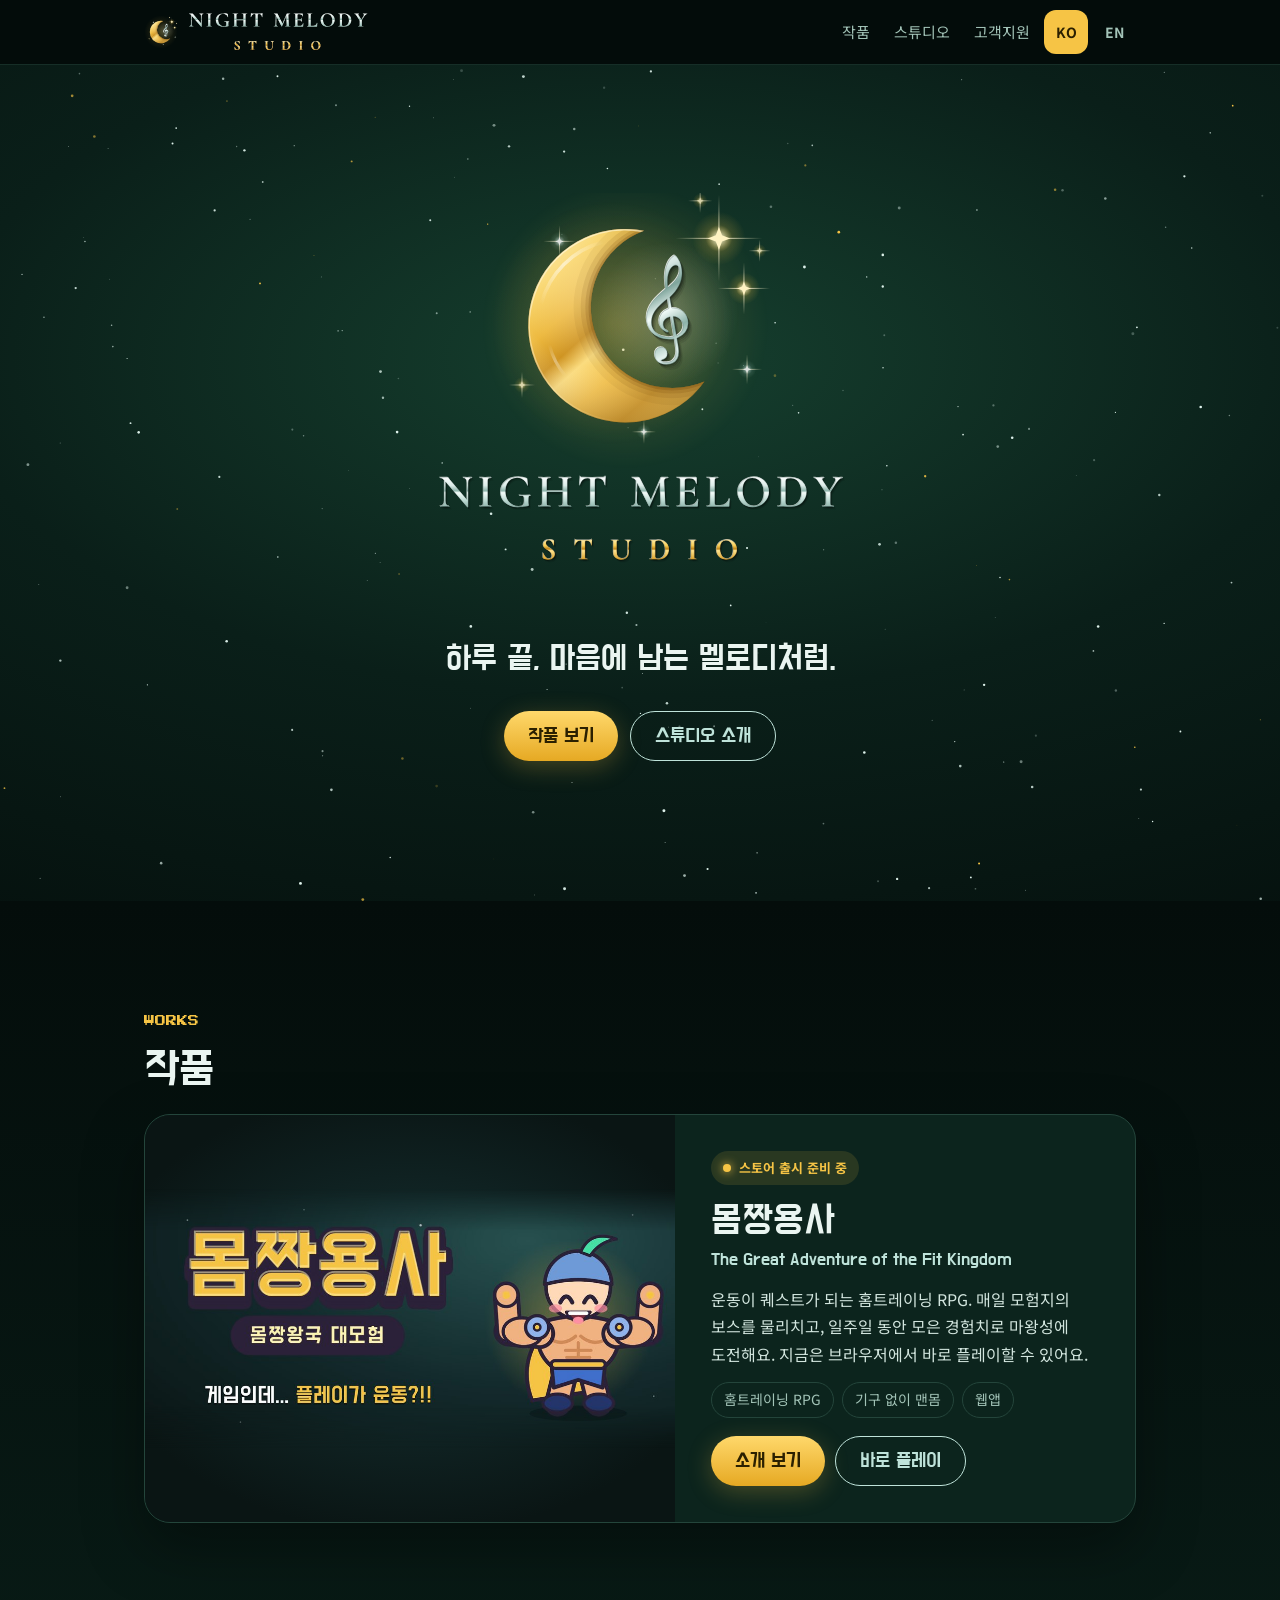
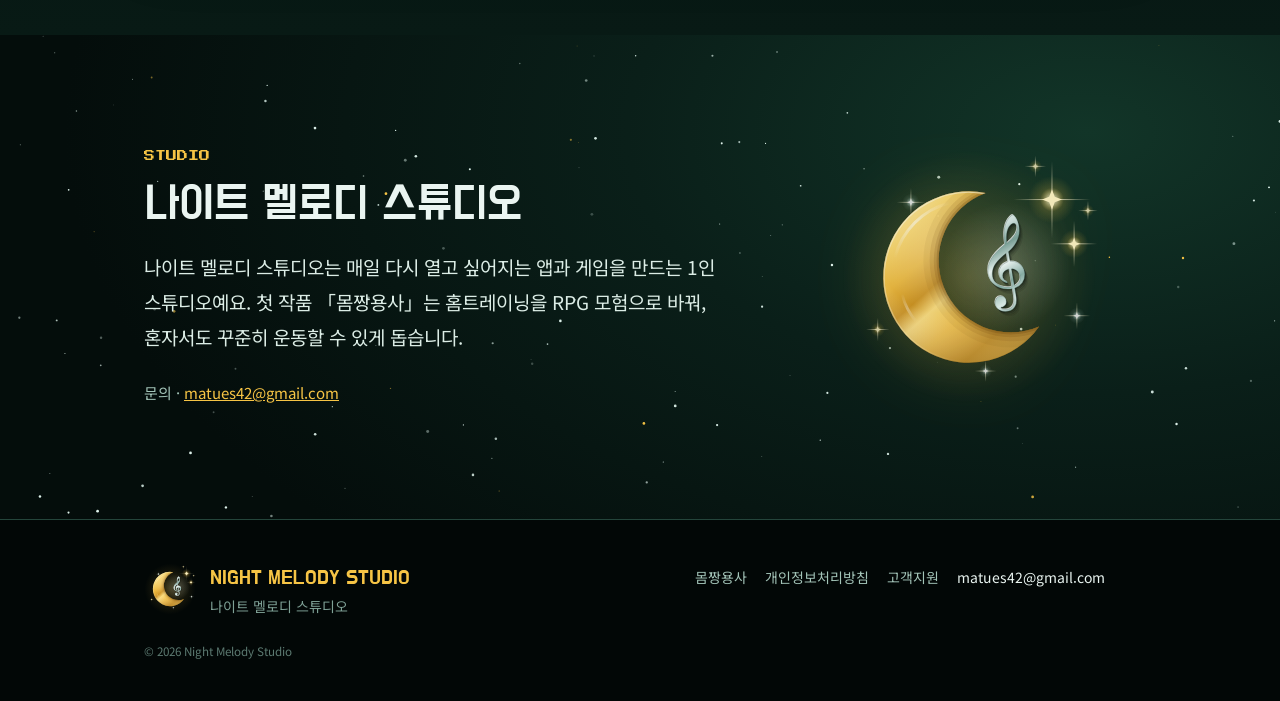
<file: index.html>
<!DOCTYPE html>
<html lang="ko" data-title-ko="나이트 멜로디 스튜디오" data-title-en="Night Melody Studio">
<head>
<meta charset="utf-8">
<meta name="viewport" content="width=device-width, initial-scale=1">
<title>나이트 멜로디 스튜디오</title>
<meta name="description" content="매일 다시 열고 싶어지는 앱과 게임을 만드는 1인 스튜디오, 나이트 멜로디 스튜디오. 첫 작품은 홈트레이닝 RPG 「몸짱용사」.">
<link rel="icon" href="assets/favicon.png">
<link rel="apple-touch-icon" href="assets/apple-touch-icon.png">
<link rel="preconnect" href="https://fonts.googleapis.com">
<link href="https://fonts.googleapis.com/css2?family=Do+Hyeon&family=Noto+Sans+KR:wght@400;500;700;900&family=Press+Start+2P&display=swap" rel="stylesheet">
<link rel="stylesheet" href="assets/site.css">
<style>
/* home: the logo draws itself in a green night sky, then the work and the studio */
.hero{position:relative;min-height:calc(100svh - 64px);display:grid;place-items:center;text-align:center;background:radial-gradient(120% 90% at 50% 35%,#16402F 0%,#0A1F19 45%,#040D0B 100%);overflow:clip;padding:40px 0 72px}
.hero .sky{position:absolute;inset:0;width:100%;height:100%;pointer-events:none}
.hero .wrap{position:relative;display:flex;flex-direction:column;align-items:center}
.logo{position:relative;width:min(470px,84vw,calc((100svh - 330px) * 1.18));min-width:240px;aspect-ratio:240.55/204}
.logo img{position:absolute;inset:0;width:100%;height:100%}
.logo .glow{position:absolute;left:18%;top:2%;width:52%;aspect-ratio:1;border-radius:50%;background:radial-gradient(closest-side,rgba(246,196,69,.22),rgba(246,196,69,0));pointer-events:none}
.tagline{margin:26px 0 30px;font-size:clamp(24px,3.6vw,34px);line-height:1.3;color:var(--ink)}
.nw{display:inline-block;white-space:nowrap}
.hero .cta{display:flex;flex-wrap:wrap;gap:12px;justify-content:center}
/* motion: the logo appears piece by piece like the studio's intro film */
@media(prefers-reduced-motion:no-preference){
 .logo .moon{animation:wipe 1.3s cubic-bezier(.4,0,.2,1) .2s both}
 .logo .glow{animation:fade 1.6s ease-out .5s both}
 .logo .clef{animation:rise .8s ease-out 1.1s both}
 .logo .sbig{animation:pop .7s cubic-bezier(.3,1.6,.5,1) 1.4s both,tw 2.6s ease-in-out 2.2s infinite alternate}
 .logo .ssmall{animation:pop .7s cubic-bezier(.3,1.6,.5,1) 1.55s both,tw 3.1s ease-in-out 2.4s infinite alternate-reverse}
 .logo .spark{animation:fade .8s ease-out 1.7s both,tw 1.8s ease-in-out 2.6s infinite alternate}
 .logo .t1{animation:rise .9s ease-out 1.9s both}
 .logo .t2{animation:rise .9s ease-out 2.2s both}
 .tagline{animation:rise .9s ease-out 2.6s both}
 .hero .cta{animation:rise .9s ease-out 2.9s both}
}
@keyframes wipe{from{clip-path:inset(0 100% 0 0);opacity:.2}to{clip-path:inset(0 0 0 0);opacity:1}}
@keyframes fade{from{opacity:0}}
@keyframes rise{from{opacity:0;transform:translateY(12px)}}
@keyframes pop{from{opacity:0;transform:scale(.6)}}
@keyframes tw{to{opacity:.45}}
.logo .sbig,.logo .ssmall,.logo .spark{transform-origin:70% 20%}
/* sections */
.sec{padding-top:clamp(64px,9vw,112px);padding-bottom:clamp(64px,9vw,112px)}
.kicker{margin:0 0 14px;color:var(--gold);font:11px/1.6 'Press Start 2P',monospace}
.h2{margin:0 0 18px;font-size:clamp(32px,4.6vw,46px);line-height:1.12}
.works{background:linear-gradient(180deg,#040D0B,#081A15)}
.work{display:grid;grid-template-columns:minmax(0,1fr);border:1px solid var(--line);border-radius:26px;overflow:hidden;background:var(--card);box-shadow:0 24px 60px rgba(0,0,0,.35)}
@media(min-width:900px){.work{grid-template-columns:minmax(0,1.15fr) minmax(0,1fr)}}
.work .pic{display:flex;align-items:center;justify-content:center;position:relative;background:radial-gradient(60% 55% at 50% 48%,#173334 0%,#0F2121 60%,#0A1514 100%)}
.work .pic img{width:100%;height:auto;aspect-ratio:1024/500;object-fit:contain}
@media(min-width:900px){.work .pic img{-webkit-mask-image:linear-gradient(180deg,transparent 0,#000 16%,#000 84%,transparent 100%);mask-image:linear-gradient(180deg,transparent 0,#000 16%,#000 84%,transparent 100%)}}
.work .info{padding:clamp(22px,3vw,36px);display:flex;flex-direction:column;gap:14px;justify-content:center}
.badge{align-self:flex-start;display:inline-flex;align-items:center;gap:8px;padding:6px 12px;border-radius:999px;background:rgba(246,196,69,.12);color:var(--gold);font-weight:700;font-size:13px;white-space:nowrap}
.badge::before{content:'';width:8px;height:8px;border-radius:50%;background:var(--gold);box-shadow:0 0 10px var(--gold)}
.work h3{margin:0;font-size:clamp(30px,3.6vw,40px);line-height:1.1;font-family:'Do Hyeon',sans-serif;font-weight:400}
.work h3 small{display:block;margin-top:6px;font:400 18px 'Do Hyeon',sans-serif;color:var(--teal)}
.work p{margin:0;color:#D2E5DE}
.chips{list-style:none;margin:0;padding:0;display:flex;flex-wrap:wrap;gap:8px}
.chips li{padding:5px 12px;border-radius:999px;border:1px solid var(--line);color:var(--mute);font-size:14px;white-space:nowrap}
.work .row{display:flex;flex-wrap:wrap;gap:10px;margin-top:4px}
.about{position:relative;background:radial-gradient(80% 120% at 85% 20%,#123528 0%,#0A1F19 45%,#040D0B 100%);overflow:clip}
.about .grid{display:grid;grid-template-columns:minmax(0,1fr);gap:36px;align-items:center}
@media(min-width:900px){.about .grid{grid-template-columns:minmax(0,1.3fr) minmax(0,.7fr)}}
.about .lead{margin:0;font-size:clamp(17px,1.8vw,19px);line-height:1.85;color:#DCEDE6;max-width:34em}
.about .mark{width:min(260px,60vw);margin:0 auto;opacity:.95;filter:drop-shadow(0 0 40px rgba(246,196,69,.18))}
.about .contact{margin:26px 0 0;color:var(--mute);font-size:15px}
.about .contact a{white-space:nowrap}
</style>
</head>
<body>
<header class="hd">
<div class="wrap">
<a class="brand" href="index.html"><img src="assets/logo/symbol.svg" alt=""><img class="wm" src="assets/logo/wordmark.svg" alt="Night Melody Studio"></a>
<nav class="nav" aria-label="Site">
<a class="opt" href="#works"><span data-l="ko">작품</span><span data-l="en">Works</span></a>
<a class="opt" href="#studio"><span data-l="ko">스튜디오</span><span data-l="en">Studio</span></a>
<a href="support/index.html"><span data-l="ko">고객지원</span><span data-l="en">Support</span></a>
<button type="button" class="lang" data-set="ko" aria-pressed="true">KO</button>
<button type="button" class="lang" data-set="en" aria-pressed="false">EN</button>
</nav>
</div>
</header>

<main>
<section class="hero">
<canvas class="sky" aria-hidden="true"></canvas>
<div class="wrap">
<h1 class="logo" role="img" aria-label="Night Melody Studio">
<span class="glow" aria-hidden="true"></span>
<img class="moon" src="assets/logo/moon.svg" alt="">
<img class="clef" src="assets/logo/clef.svg" alt="">
<img class="sbig" src="assets/logo/star_big.svg" alt="">
<img class="ssmall" src="assets/logo/star_small.svg" alt="">
<img class="spark" src="assets/logo/sparkles.svg" alt="">
<img class="t1" src="assets/logo/text_night_melody.svg" alt="">
<img class="t2" src="assets/logo/text_studio.svg" alt="">
</h1>
<p class="tagline disp"><span data-l="ko"><span class="nw">하루 끝,</span> <span class="nw">마음에 남는 멜로디처럼.</span></span><span data-l="en" lang="en">Like a melody that stays with you at the end of the day.</span></p>
<div class="cta">
<a class="btn gold" href="#works"><span data-l="ko">작품 보기</span><span data-l="en">See our work</span></a>
<a class="btn line" href="#studio"><span data-l="ko">스튜디오 소개</span><span data-l="en">About the studio</span></a>
</div>
</div>
</section>

<section class="works sec" id="works">
<div class="wrap">
<p class="kicker">WORKS</p>
<h2 class="h2 disp"><span data-l="ko">작품</span><span data-l="en">Our work</span></h2>
<article class="work">
<a class="pic" href="momjjang/index.html" tabindex="-1" aria-hidden="true"><img src="assets/momjjang-feature.jpg" alt="" loading="lazy"></a>
<div class="info">
<span class="badge"><span data-l="ko">스토어 출시 준비 중</span><span data-l="en">Coming to app stores</span></span>
<h3><span data-l="ko">몸짱용사</span><span data-l="en">Momjjang Yongsa</span><small>The Great Adventure of the Fit Kingdom</small></h3>
<p data-l="ko">운동이 퀘스트가 되는 홈트레이닝 RPG. 매일 모험지의 보스를 물리치고, 일주일 동안 모은 경험치로 마왕성에 도전해요. 지금은 브라우저에서 바로 플레이할 수 있어요.</p>
<p data-l="en">A home workout RPG where every workout is a quest. Beat a new boss every day, then storm the Demon Castle with the XP you earned all week. You can play it in your browser today; the app is currently in Korean.</p>
<ul class="chips">
<li><span data-l="ko">홈트레이닝 RPG</span><span data-l="en">Home workout RPG</span></li>
<li><span data-l="ko">기구 없이 맨몸</span><span data-l="en">No equipment</span></li>
<li><span data-l="ko">웹앱</span><span data-l="en">Web app</span></li>
</ul>
<div class="row">
<a class="btn gold" href="momjjang/index.html"><span data-l="ko">소개 보기</span><span data-l="en">Learn more</span></a>
<a class="btn line" href="https://heiroku24.github.io/-/"><span data-l="ko">바로 플레이</span><span data-l="en">Play now</span></a>
</div>
</div>
</article>
</div>
</section>

<section class="about sec" id="studio">
<canvas class="sky" aria-hidden="true" style="position:absolute;inset:0;width:100%;height:100%;pointer-events:none"></canvas>
<div class="wrap grid" style="position:relative">
<div>
<p class="kicker">STUDIO</p>
<h2 class="h2 disp"><span data-l="ko">나이트 멜로디 스튜디오</span><span data-l="en" lang="en">Night Melody Studio</span></h2>
<p class="lead" data-l="ko">나이트 멜로디 스튜디오는 매일 다시 열고 싶어지는 앱과 게임을 만드는 1인 스튜디오예요. 첫 작품 「몸짱용사」는 홈트레이닝을 RPG 모험으로 바꿔, 혼자서도 꾸준히 운동할 수 있게 돕습니다.</p>
<p class="lead" data-l="en">Night Melody Studio is a one-person studio making apps and games you'll want to open again every day. Our first title, Momjjang Yongsa, turns home workouts into an RPG adventure, so you can keep training even on your own.</p>
<p class="contact"><span data-l="ko">문의</span><span data-l="en">Contact</span> · <a href="mailto:matues42@gmail.com">matues42@gmail.com</a></p>
</div>
<img class="mark" src="assets/logo/symbol.svg" alt="" aria-hidden="true">
</div>
</section>
</main>

<footer class="ft">
<div class="wrap">
<div class="who"><img src="assets/logo/symbol.svg" alt=""><div><b>NIGHT MELODY STUDIO</b><span data-l="ko">나이트 멜로디 스튜디오</span><span data-l="en">An independent app and game studio</span></div></div>
<ul>
<li><a href="momjjang/index.html"><span data-l="ko">몸짱용사</span><span data-l="en">Momjjang Yongsa</span></a></li>
<li><a href="privacy/index.html"><span data-l="ko">개인정보처리방침</span><span data-l="en">Privacy policy</span></a></li>
<li><a href="support/index.html"><span data-l="ko">고객지원</span><span data-l="en">Support</span></a></li>
<li><a class="mail" href="mailto:matues42@gmail.com">matues42@gmail.com</a></li>
</ul>
<small>© 2026 Night Melody Studio</small>
</div>
</footer>
<script src="assets/site.js"></script>
</body>
</html>
</file>
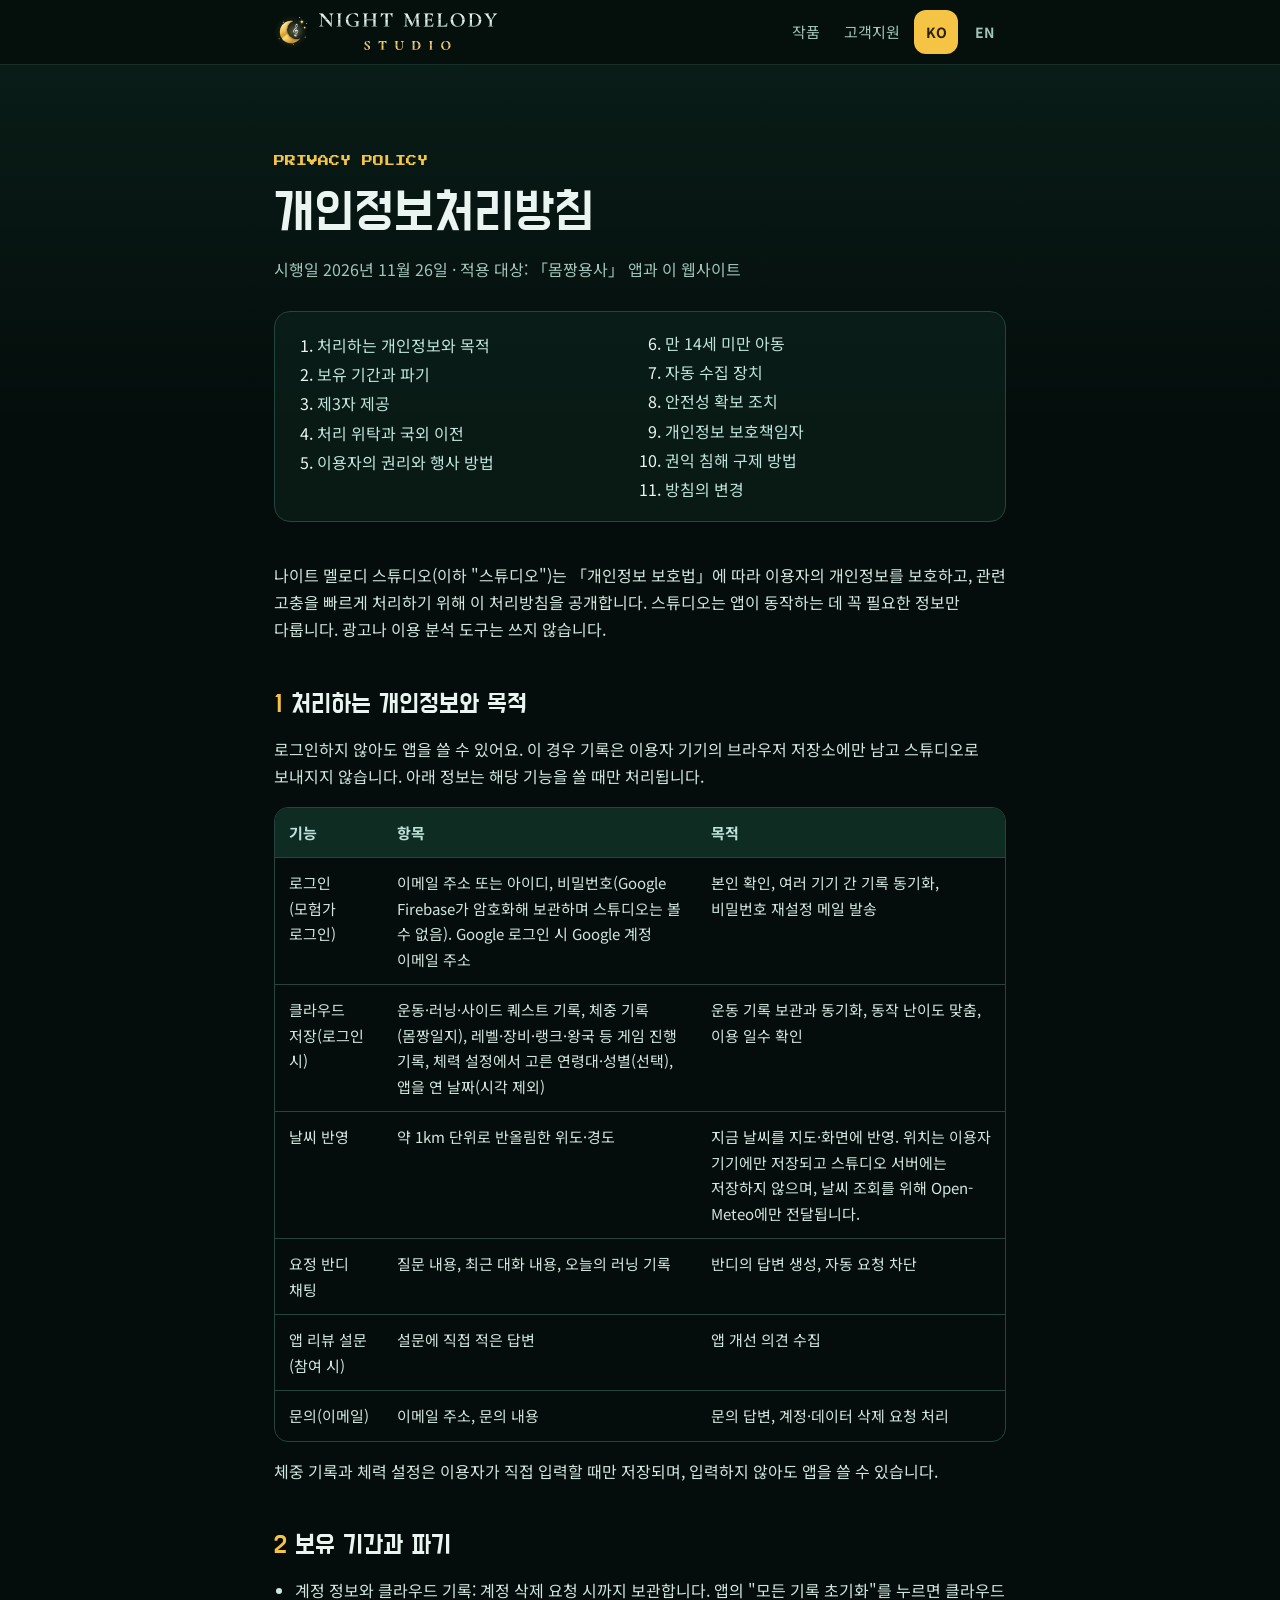
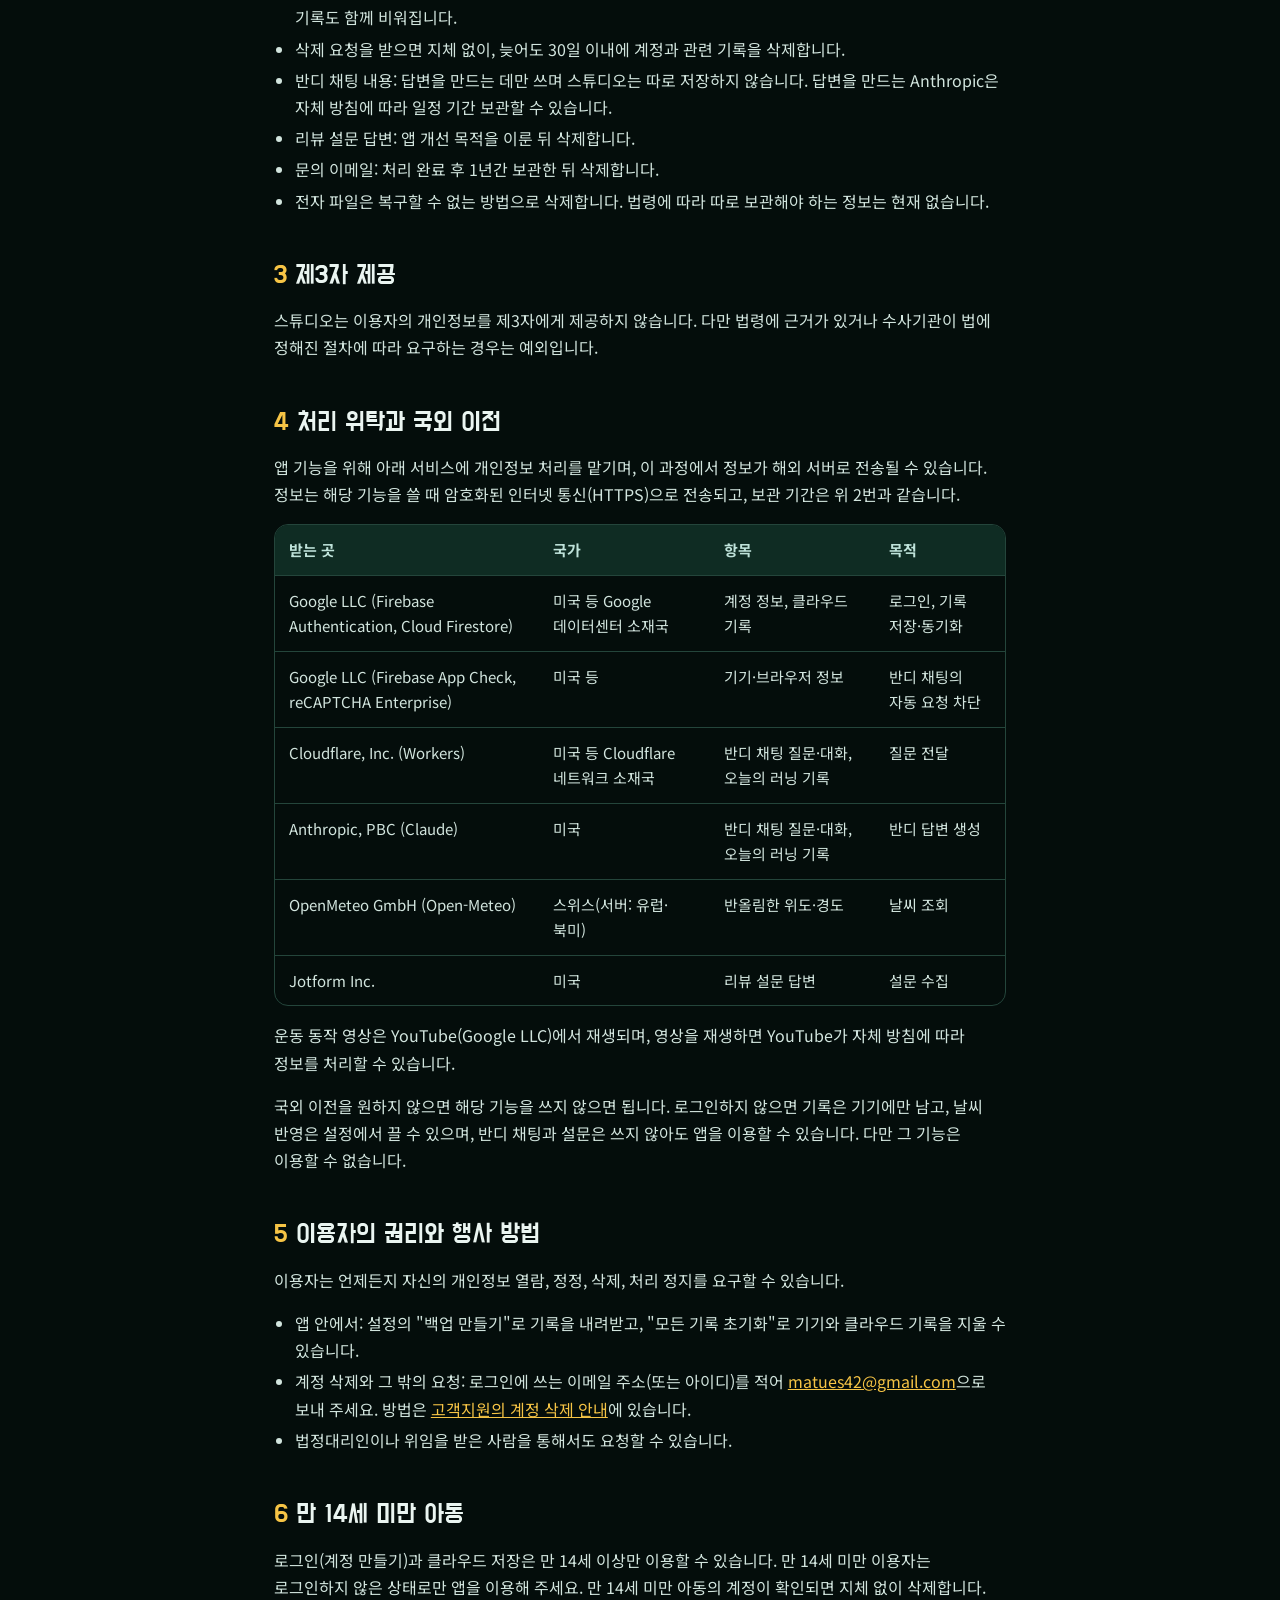
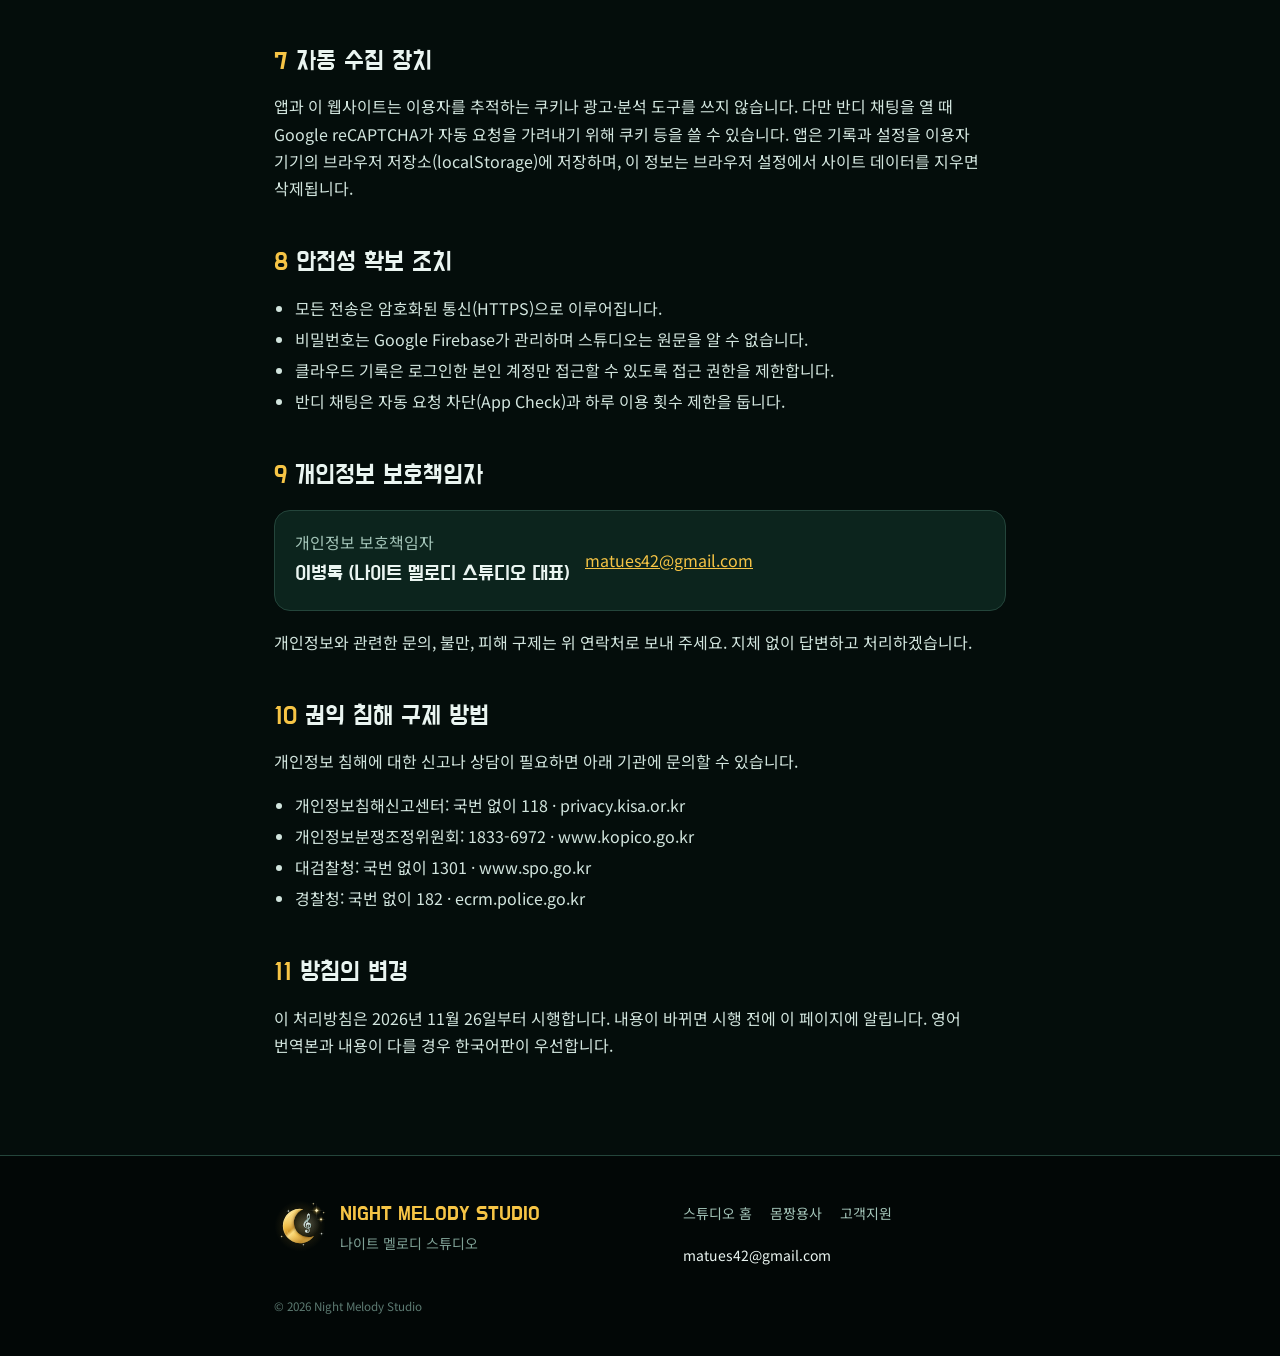
<file: privacy/index.html>
<!DOCTYPE html>
<html lang="ko" data-title-ko="개인정보처리방침 · 나이트 멜로디 스튜디오" data-title-en="Privacy Policy · Night Melody Studio">
<head>
<meta charset="utf-8">
<meta name="viewport" content="width=device-width, initial-scale=1">
<title>개인정보처리방침 · 나이트 멜로디 스튜디오</title>
<link rel="icon" href="../assets/favicon.png">
<link rel="preconnect" href="https://fonts.googleapis.com">
<link href="https://fonts.googleapis.com/css2?family=Do+Hyeon&family=Noto+Sans+KR:wght@400;500;700;900&family=Press+Start+2P&display=swap" rel="stylesheet">
<link rel="stylesheet" href="../assets/site.css">
</head>
<body class="doc">
<header class="hd">
<div class="wrap">
<a class="brand" href="../index.html"><img src="../assets/logo/symbol.svg" alt=""><img class="wm" src="../assets/logo/wordmark.svg" alt="Night Melody Studio"></a>
<nav class="nav" aria-label="Site">
<a class="opt" href="../index.html#works"><span data-l="ko">작품</span><span data-l="en">Works</span></a>
<a href="../support/index.html"><span data-l="ko">고객지원</span><span data-l="en">Support</span></a>
<button type="button" class="lang" data-set="ko" aria-pressed="true">KO</button>
<button type="button" class="lang" data-set="en" aria-pressed="false">EN</button>
</nav>
</div>
</header>

<main>
<!-- ===================== 한국어 ===================== -->
<div data-l="ko">
<div class="wrap dochd">
<p class="eyebrow">PRIVACY POLICY</p>
<h1 class="disp">개인정보처리방침</h1>
<p>시행일 2026년 11월 26일 · 적용 대상: 「몸짱용사」 앱과 이 웹사이트</p>
<nav class="toc" aria-label="목차"><ol>
<li><a href="#k1">처리하는 개인정보와 목적</a></li>
<li><a href="#k2">보유 기간과 파기</a></li>
<li><a href="#k3">제3자 제공</a></li>
<li><a href="#k4">처리 위탁과 국외 이전</a></li>
<li><a href="#k5">이용자의 권리와 행사 방법</a></li>
<li><a href="#k6">만 14세 미만 아동</a></li>
<li><a href="#k7">자동 수집 장치</a></li>
<li><a href="#k8">안전성 확보 조치</a></li>
<li><a href="#k9">개인정보 보호책임자</a></li>
<li><a href="#k10">권익 침해 구제 방법</a></li>
<li><a href="#k11">방침의 변경</a></li>
</ol></nav>
</div>
<div class="wrap body">
<p>나이트 멜로디 스튜디오(이하 "스튜디오")는 「개인정보 보호법」에 따라 이용자의 개인정보를 보호하고, 관련 고충을 빠르게 처리하기 위해 이 처리방침을 공개합니다. 스튜디오는 앱이 동작하는 데 꼭 필요한 정보만 다룹니다. 광고나 이용 분석 도구는 쓰지 않습니다.</p>

<h2 id="k1"><span class="n">1</span>처리하는 개인정보와 목적</h2>
<p>로그인하지 않아도 앱을 쓸 수 있어요. 이 경우 기록은 이용자 기기의 브라우저 저장소에만 남고 스튜디오로 보내지지 않습니다. 아래 정보는 해당 기능을 쓸 때만 처리됩니다.</p>
<div class="tbl"><table class="stack">
<thead><tr><th>기능</th><th>항목</th><th>목적</th></tr></thead>
<tbody>
<tr><td data-h="기능">로그인(모험가 로그인)</td><td data-h="항목">이메일 주소 또는 아이디, 비밀번호(Google Firebase가 암호화해 보관하며 스튜디오는 볼 수 없음). Google 로그인 시 Google 계정 이메일 주소</td><td data-h="목적">본인 확인, 여러 기기 간 기록 동기화, 비밀번호 재설정 메일 발송</td></tr>
<tr><td data-h="기능">클라우드 저장(로그인 시)</td><td data-h="항목">운동·러닝·사이드 퀘스트 기록, 체중 기록(몸짱일지), 레벨·장비·랭크·왕국 등 게임 진행 기록, 체력 설정에서 고른 연령대·성별(선택), 앱을 연 날짜(시각 제외)</td><td data-h="목적">운동 기록 보관과 동기화, 동작 난이도 맞춤, 이용 일수 확인</td></tr>
<tr><td data-h="기능">날씨 반영</td><td data-h="항목">약 1km 단위로 반올림한 위도·경도</td><td data-h="목적">지금 날씨를 지도·화면에 반영. 위치는 이용자 기기에만 저장되고 스튜디오 서버에는 저장하지 않으며, 날씨 조회를 위해 Open-Meteo에만 전달됩니다.</td></tr>
<tr><td data-h="기능">요정 반디 채팅</td><td data-h="항목">질문 내용, 최근 대화 내용, 오늘의 러닝 기록</td><td data-h="목적">반디의 답변 생성, 자동 요청 차단</td></tr>
<tr><td data-h="기능">앱 리뷰 설문(참여 시)</td><td data-h="항목">설문에 직접 적은 답변</td><td data-h="목적">앱 개선 의견 수집</td></tr>
<tr><td data-h="기능">문의(이메일)</td><td data-h="항목">이메일 주소, 문의 내용</td><td data-h="목적">문의 답변, 계정·데이터 삭제 요청 처리</td></tr>
</tbody></table></div>
<p>체중 기록과 체력 설정은 이용자가 직접 입력할 때만 저장되며, 입력하지 않아도 앱을 쓸 수 있습니다.</p>

<h2 id="k2"><span class="n">2</span>보유 기간과 파기</h2>
<ul>
<li>계정 정보와 클라우드 기록: 계정 삭제 요청 시까지 보관합니다. 앱의 "모든 기록 초기화"를 누르면 클라우드 기록도 함께 비워집니다.</li>
<li>삭제 요청을 받으면 지체 없이, 늦어도 30일 이내에 계정과 관련 기록을 삭제합니다.</li>
<li>반디 채팅 내용: 답변을 만드는 데만 쓰며 스튜디오는 따로 저장하지 않습니다. 답변을 만드는 Anthropic은 자체 방침에 따라 일정 기간 보관할 수 있습니다.</li>
<li>리뷰 설문 답변: 앱 개선 목적을 이룬 뒤 삭제합니다.</li>
<li>문의 이메일: 처리 완료 후 1년간 보관한 뒤 삭제합니다.</li>
<li>전자 파일은 복구할 수 없는 방법으로 삭제합니다. 법령에 따라 따로 보관해야 하는 정보는 현재 없습니다.</li>
</ul>

<h2 id="k3"><span class="n">3</span>제3자 제공</h2>
<p>스튜디오는 이용자의 개인정보를 제3자에게 제공하지 않습니다. 다만 법령에 근거가 있거나 수사기관이 법에 정해진 절차에 따라 요구하는 경우는 예외입니다.</p>

<h2 id="k4"><span class="n">4</span>처리 위탁과 국외 이전</h2>
<p>앱 기능을 위해 아래 서비스에 개인정보 처리를 맡기며, 이 과정에서 정보가 해외 서버로 전송될 수 있습니다. 정보는 해당 기능을 쓸 때 암호화된 인터넷 통신(HTTPS)으로 전송되고, 보관 기간은 위 2번과 같습니다.</p>
<div class="tbl"><table class="stack">
<thead><tr><th>받는 곳</th><th>국가</th><th>항목</th><th>목적</th></tr></thead>
<tbody>
<tr><td data-h="받는 곳">Google LLC (Firebase Authentication, Cloud Firestore)</td><td data-h="국가">미국 등 Google 데이터센터 소재국</td><td data-h="항목">계정 정보, 클라우드 기록</td><td data-h="목적">로그인, 기록 저장·동기화</td></tr>
<tr><td data-h="받는 곳">Google LLC (Firebase App Check, reCAPTCHA Enterprise)</td><td data-h="국가">미국 등</td><td data-h="항목">기기·브라우저 정보</td><td data-h="목적">반디 채팅의 자동 요청 차단</td></tr>
<tr><td data-h="받는 곳">Cloudflare, Inc. (Workers)</td><td data-h="국가">미국 등 Cloudflare 네트워크 소재국</td><td data-h="항목">반디 채팅 질문·대화, 오늘의 러닝 기록</td><td data-h="목적">질문 전달</td></tr>
<tr><td data-h="받는 곳">Anthropic, PBC (Claude)</td><td data-h="국가">미국</td><td data-h="항목">반디 채팅 질문·대화, 오늘의 러닝 기록</td><td data-h="목적">반디 답변 생성</td></tr>
<tr><td data-h="받는 곳">OpenMeteo GmbH (Open-Meteo)</td><td data-h="국가">스위스(서버: 유럽·북미)</td><td data-h="항목">반올림한 위도·경도</td><td data-h="목적">날씨 조회</td></tr>
<tr><td data-h="받는 곳">Jotform Inc.</td><td data-h="국가">미국</td><td data-h="항목">리뷰 설문 답변</td><td data-h="목적">설문 수집</td></tr>
</tbody></table></div>
<p>운동 동작 영상은 YouTube(Google LLC)에서 재생되며, 영상을 재생하면 YouTube가 자체 방침에 따라 정보를 처리할 수 있습니다.</p>
<p>국외 이전을 원하지 않으면 해당 기능을 쓰지 않으면 됩니다. 로그인하지 않으면 기록은 기기에만 남고, 날씨 반영은 설정에서 끌 수 있으며, 반디 채팅과 설문은 쓰지 않아도 앱을 이용할 수 있습니다. 다만 그 기능은 이용할 수 없습니다.</p>

<h2 id="k5"><span class="n">5</span>이용자의 권리와 행사 방법</h2>
<p>이용자는 언제든지 자신의 개인정보 열람, 정정, 삭제, 처리 정지를 요구할 수 있습니다.</p>
<ul>
<li>앱 안에서: 설정의 "백업 만들기"로 기록을 내려받고, "모든 기록 초기화"로 기기와 클라우드 기록을 지울 수 있습니다.</li>
<li>계정 삭제와 그 밖의 요청: 로그인에 쓰는 이메일 주소(또는 아이디)를 적어 <a href="mailto:matues42@gmail.com">matues42@gmail.com</a>으로 보내 주세요. 방법은 <a href="../support/index.html#delete">고객지원의 계정 삭제 안내</a>에 있습니다.</li>
<li>법정대리인이나 위임을 받은 사람을 통해서도 요청할 수 있습니다.</li>
</ul>

<h2 id="k6"><span class="n">6</span>만 14세 미만 아동</h2>
<p>로그인(계정 만들기)과 클라우드 저장은 만 14세 이상만 이용할 수 있습니다. 만 14세 미만 이용자는 로그인하지 않은 상태로만 앱을 이용해 주세요. 만 14세 미만 아동의 계정이 확인되면 지체 없이 삭제합니다.</p>

<h2 id="k7"><span class="n">7</span>자동 수집 장치</h2>
<p>앱과 이 웹사이트는 이용자를 추적하는 쿠키나 광고·분석 도구를 쓰지 않습니다. 다만 반디 채팅을 열 때 Google reCAPTCHA가 자동 요청을 가려내기 위해 쿠키 등을 쓸 수 있습니다. 앱은 기록과 설정을 이용자 기기의 브라우저 저장소(localStorage)에 저장하며, 이 정보는 브라우저 설정에서 사이트 데이터를 지우면 삭제됩니다.</p>

<h2 id="k8"><span class="n">8</span>안전성 확보 조치</h2>
<ul>
<li>모든 전송은 암호화된 통신(HTTPS)으로 이루어집니다.</li>
<li>비밀번호는 Google Firebase가 관리하며 스튜디오는 원문을 알 수 없습니다.</li>
<li>클라우드 기록은 로그인한 본인 계정만 접근할 수 있도록 접근 권한을 제한합니다.</li>
<li>반디 채팅은 자동 요청 차단(App Check)과 하루 이용 횟수 제한을 둡니다.</li>
</ul>

<h2 id="k9"><span class="n">9</span>개인정보 보호책임자</h2>
<div class="mailbox"><div><span style="color:var(--mute)">개인정보 보호책임자</span><br><b>이병록 (나이트 멜로디 스튜디오 대표)</b></div><a class="mail" href="mailto:matues42@gmail.com">matues42@gmail.com</a></div>
<p>개인정보와 관련한 문의, 불만, 피해 구제는 위 연락처로 보내 주세요. 지체 없이 답변하고 처리하겠습니다.</p>

<h2 id="k10"><span class="n">10</span>권익 침해 구제 방법</h2>
<p>개인정보 침해에 대한 신고나 상담이 필요하면 아래 기관에 문의할 수 있습니다.</p>
<ul>
<li>개인정보침해신고센터: 국번 없이 118 · privacy.kisa.or.kr</li>
<li>개인정보분쟁조정위원회: 1833-6972 · www.kopico.go.kr</li>
<li>대검찰청: 국번 없이 1301 · www.spo.go.kr</li>
<li>경찰청: 국번 없이 182 · ecrm.police.go.kr</li>
</ul>

<h2 id="k11"><span class="n">11</span>방침의 변경</h2>
<p>이 처리방침은 2026년 11월 26일부터 시행합니다. 내용이 바뀌면 시행 전에 이 페이지에 알립니다. 영어 번역본과 내용이 다를 경우 한국어판이 우선합니다.</p>
</div>
</div>

<!-- ===================== English ===================== -->
<div data-l="en" lang="en">
<div class="wrap dochd">
<p class="eyebrow">PRIVACY POLICY</p>
<h1 class="disp">Privacy Policy</h1>
<p>Effective November 26, 2026 · Applies to the Momjjang Yongsa app and this website</p>
<nav class="toc" aria-label="Contents"><ol>
<li><a href="#e1">What we process and why</a></li>
<li><a href="#e2">Retention and deletion</a></li>
<li><a href="#e3">Sharing with third parties</a></li>
<li><a href="#e4">Service providers and overseas transfer</a></li>
<li><a href="#e5">Your rights</a></li>
<li><a href="#e6">Children under 14</a></li>
<li><a href="#e7">Cookies and local storage</a></li>
<li><a href="#e8">Security</a></li>
<li><a href="#e9">Privacy officer</a></li>
<li><a href="#e10">Where to get help</a></li>
<li><a href="#e11">Changes to this policy</a></li>
</ol></nav>
</div>
<div class="wrap body">
<p>Night Melody Studio ("the studio") publishes this policy under the Korean Personal Information Protection Act to protect your personal information and handle concerns quickly. We only handle what the app needs to work. We do not use advertising or analytics tools.</p>

<h2 id="e1"><span class="n">1</span>What we process and why</h2>
<p>You can use the app without signing in. In that case your records stay only in your browser's storage on your device and are never sent to us. The information below is processed only when you use the related feature.</p>
<div class="tbl"><table class="stack">
<thead><tr><th>Feature</th><th>Information</th><th>Purpose</th></tr></thead>
<tbody>
<tr><td data-h="Feature">Sign-in</td><td data-h="Information">Email address or user ID and password (stored encrypted by Google Firebase; the studio cannot see it). With Google sign-in, your Google account email address</td><td data-h="Purpose">Identifying you, syncing records across devices, sending password reset emails</td></tr>
<tr><td data-h="Feature">Cloud save (when signed in)</td><td data-h="Information">Workout, running and side-quest records, weight log (fitness journal), game progress such as level, gear, rank and kingdom, the age group and sex you chose in fitness settings (optional), and the dates you opened the app (no times)</td><td data-h="Purpose">Keeping and syncing your records, tuning exercise difficulty, counting days of use</td></tr>
<tr><td data-h="Feature">Live weather</td><td data-h="Information">Latitude and longitude rounded to about 1 km</td><td data-h="Purpose">Showing the current weather in the app. Your location is stored only on your device, never on our servers, and is sent only to Open-Meteo to look up the weather.</td></tr>
<tr><td data-h="Feature">Chat with Bandi the fairy</td><td data-h="Information">Your question, recent conversation and today's running record</td><td data-h="Purpose">Generating Bandi's reply, blocking automated requests</td></tr>
<tr><td data-h="Feature">App review survey (optional)</td><td data-h="Information">Answers you write in the survey</td><td data-h="Purpose">Collecting feedback to improve the app</td></tr>
<tr><td data-h="Feature">Contact by email</td><td data-h="Information">Email address and message</td><td data-h="Purpose">Answering questions and handling account or data deletion requests</td></tr>
</tbody></table></div>
<p>Your weight log and fitness settings are saved only when you enter them yourself. You can use the app without them.</p>

<h2 id="e2"><span class="n">2</span>Retention and deletion</h2>
<ul>
<li>Account information and cloud records are kept until you ask us to delete your account. "Reset all records" (모든 기록 초기화) in the app also clears your cloud records.</li>
<li>When we receive a deletion request, we delete your account and related records without delay, and within 30 days at the latest.</li>
<li>Bandi chat messages are used only to generate replies and are not stored by the studio. Anthropic, which generates the replies, may keep them for a period under its own policy.</li>
<li>Survey answers are deleted once they have served the purpose of improving the app.</li>
<li>Emails to us are kept for one year after your request is handled, then deleted.</li>
<li>Electronic files are deleted so they cannot be recovered. No information currently has to be kept by law.</li>
</ul>

<h2 id="e3"><span class="n">3</span>Sharing with third parties</h2>
<p>We do not share your personal information with third parties, except where required by law or requested by investigative authorities through legal procedures.</p>

<h2 id="e4"><span class="n">4</span>Service providers and overseas transfer</h2>
<p>We use the services below to run the app's features, and your information may be sent to servers outside Korea. It is sent over encrypted connections (HTTPS) when you use the feature and is kept as described in section 2.</p>
<div class="tbl"><table class="stack">
<thead><tr><th>Recipient</th><th>Country</th><th>Information</th><th>Purpose</th></tr></thead>
<tbody>
<tr><td data-h="Recipient">Google LLC (Firebase Authentication, Cloud Firestore)</td><td data-h="Country">United States and other countries with Google data centers</td><td data-h="Information">Account information, cloud records</td><td data-h="Purpose">Sign-in, saving and syncing records</td></tr>
<tr><td data-h="Recipient">Google LLC (Firebase App Check, reCAPTCHA Enterprise)</td><td data-h="Country">United States and others</td><td data-h="Information">Device and browser information</td><td data-h="Purpose">Blocking automated requests to Bandi chat</td></tr>
<tr><td data-h="Recipient">Cloudflare, Inc. (Workers)</td><td data-h="Country">United States and other countries in the Cloudflare network</td><td data-h="Information">Bandi chat questions and conversation, today's running record</td><td data-h="Purpose">Relaying questions</td></tr>
<tr><td data-h="Recipient">Anthropic, PBC (Claude)</td><td data-h="Country">United States</td><td data-h="Information">Bandi chat questions and conversation, today's running record</td><td data-h="Purpose">Generating Bandi's replies</td></tr>
<tr><td data-h="Recipient">OpenMeteo GmbH (Open-Meteo)</td><td data-h="Country">Switzerland (servers in Europe and North America)</td><td data-h="Information">Rounded latitude and longitude</td><td data-h="Purpose">Weather lookup</td></tr>
<tr><td data-h="Recipient">Jotform Inc.</td><td data-h="Country">United States</td><td data-h="Information">Survey answers</td><td data-h="Purpose">Collecting the survey</td></tr>
</tbody></table></div>
<p>Exercise videos play from YouTube (Google LLC). When you play a video, YouTube may process information under its own policy.</p>
<p>If you do not want your information transferred overseas, simply do not use those features: without signing in your records stay on your device, live weather can be turned off in settings, and Bandi chat and the survey are optional. Those features will not be available to you.</p>

<h2 id="e5"><span class="n">5</span>Your rights</h2>
<p>You may ask to access, correct, delete or stop the processing of your personal information at any time.</p>
<ul>
<li>In the app: use "Make a backup" (백업 만들기) in settings to download your records, and "Reset all records" (모든 기록 초기화) to clear them on your device and in the cloud.</li>
<li>Account deletion and other requests: email <a href="mailto:matues42@gmail.com">matues42@gmail.com</a> with the email address (or user ID) you sign in with. See <a href="../support/index.html#delete">account deletion on the support page</a>.</li>
<li>A legal representative or someone you authorize may also make a request for you.</li>
</ul>

<h2 id="e6"><span class="n">6</span>Children under 14</h2>
<p>Sign-in (creating an account) and cloud save are only for users aged 14 and over. Users under 14 should use the app without signing in. If we learn that an account belongs to a child under 14, we delete it without delay.</p>

<h2 id="e7"><span class="n">7</span>Cookies and local storage</h2>
<p>The app and this website do not use tracking cookies or advertising and analytics tools. When you open Bandi chat, Google reCAPTCHA may use cookies or similar technology to tell people from bots. The app saves your records and settings in your browser's local storage on your device; clearing site data in your browser removes them.</p>

<h2 id="e8"><span class="n">8</span>Security</h2>
<ul>
<li>All data is sent over encrypted connections (HTTPS).</li>
<li>Passwords are managed by Google Firebase; the studio never sees them.</li>
<li>Access to cloud records is limited to the signed-in account owner.</li>
<li>Bandi chat uses automated-request protection (App Check) and a daily usage limit.</li>
</ul>

<h2 id="e9"><span class="n">9</span>Privacy officer</h2>
<div class="mailbox"><div><span style="color:var(--mute)">Privacy officer</span><br><b>Byeongrok Lee (Founder, Night Melody Studio)</b></div><a class="mail" href="mailto:matues42@gmail.com">matues42@gmail.com</a></div>
<p>Please send any privacy questions, complaints or requests for remedy to this address. We will reply and act without delay.</p>

<h2 id="e10"><span class="n">10</span>Where to get help</h2>
<p>For reports or advice about privacy violations in Korea, you can contact:</p>
<ul>
<li>Personal Information Infringement Report Center: 118 · privacy.kisa.or.kr</li>
<li>Personal Information Dispute Mediation Committee: 1833-6972 · www.kopico.go.kr</li>
<li>Supreme Prosecutors' Office: 1301 · www.spo.go.kr</li>
<li>Korean National Police Agency: 182 · ecrm.police.go.kr</li>
</ul>

<h2 id="e11"><span class="n">11</span>Changes to this policy</h2>
<p>This policy takes effect on November 26, 2026. If it changes, we will post the update on this page before it takes effect. This English version is a translation; if it differs from the Korean version, the Korean version prevails.</p>
</div>
</div>
</main>

<footer class="ft">
<div class="wrap">
<div class="who"><img src="../assets/logo/symbol.svg" alt=""><div><b>NIGHT MELODY STUDIO</b><span data-l="ko">나이트 멜로디 스튜디오</span><span data-l="en">An independent app and game studio</span></div></div>
<ul>
<li><a href="../index.html"><span data-l="ko">스튜디오 홈</span><span data-l="en">Studio home</span></a></li>
<li><a href="../momjjang/index.html"><span data-l="ko">몸짱용사</span><span data-l="en">Momjjang Yongsa</span></a></li>
<li><a href="../support/index.html"><span data-l="ko">고객지원</span><span data-l="en">Support</span></a></li>
<li><a class="mail" href="mailto:matues42@gmail.com">matues42@gmail.com</a></li>
</ul>
<small>© 2026 Night Melody Studio</small>
</div>
</footer>
<script src="../assets/site.js"></script>
</body>
</html>
</file>
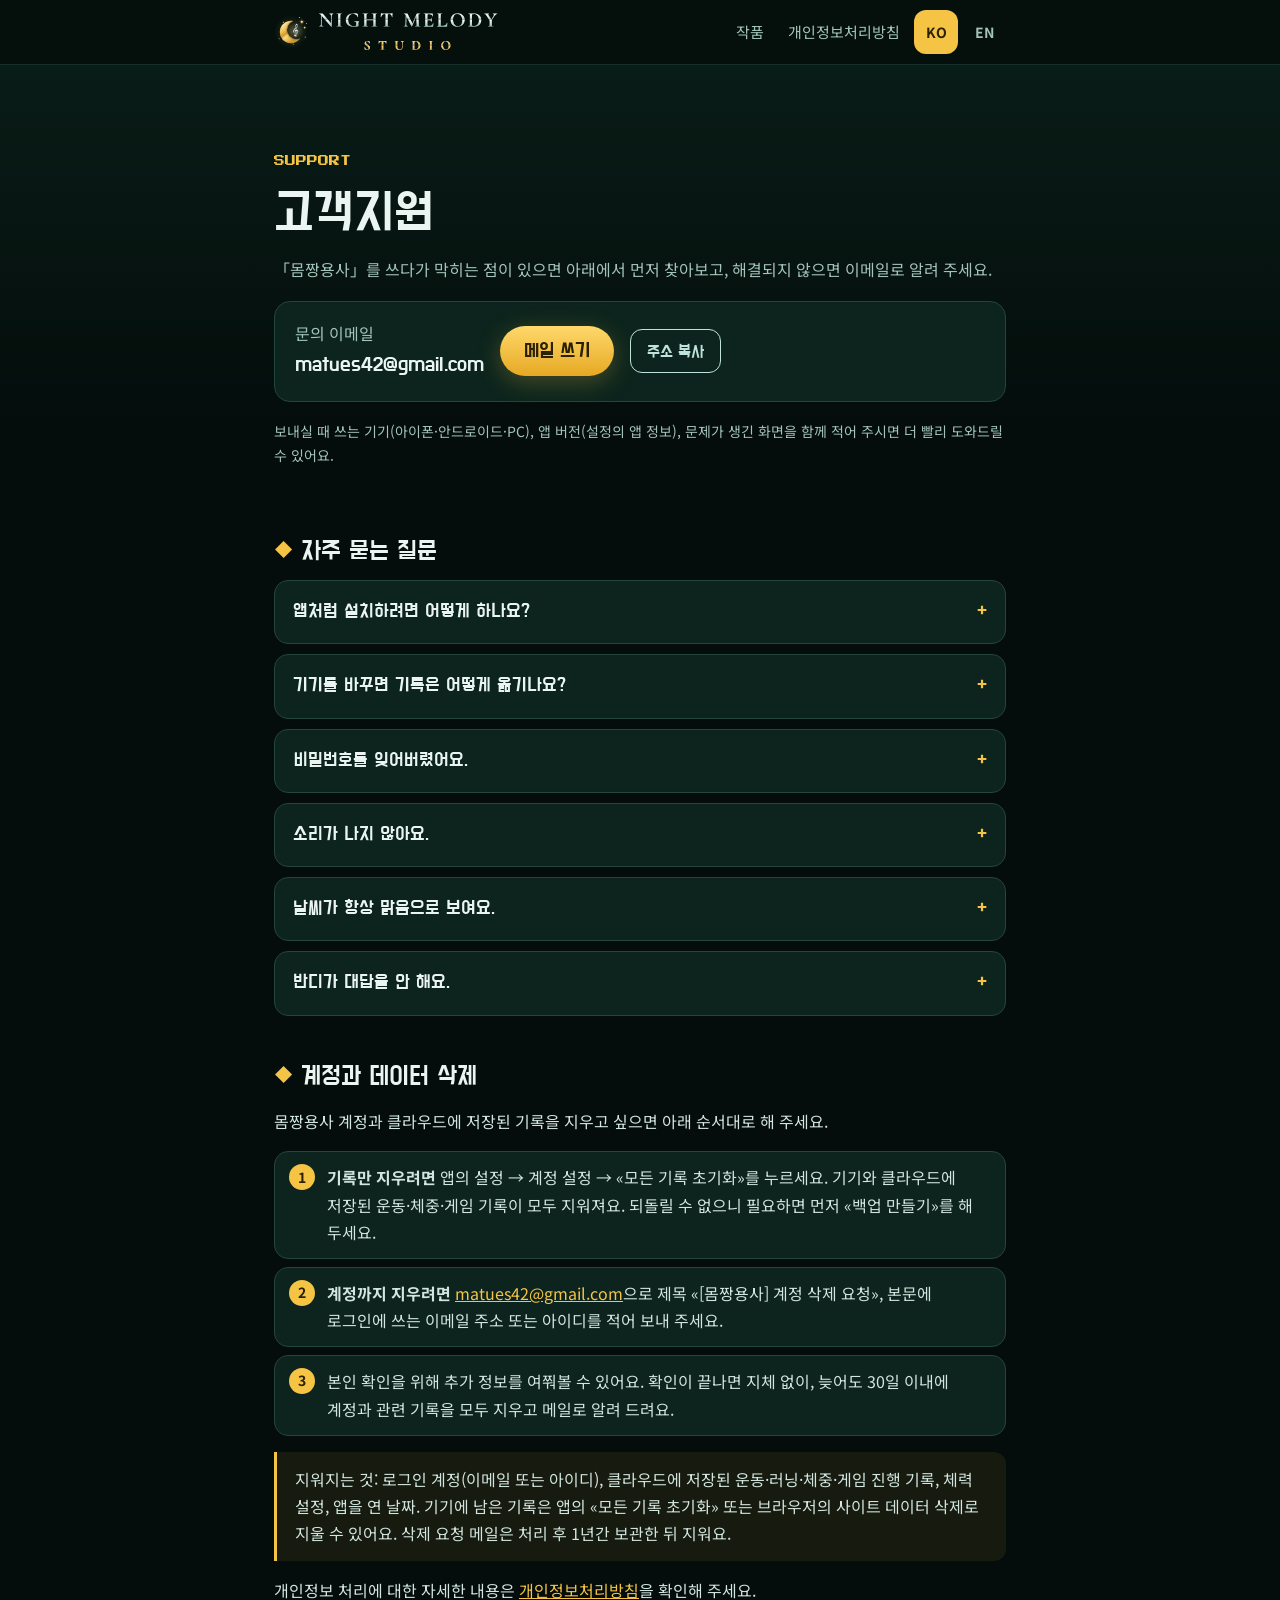
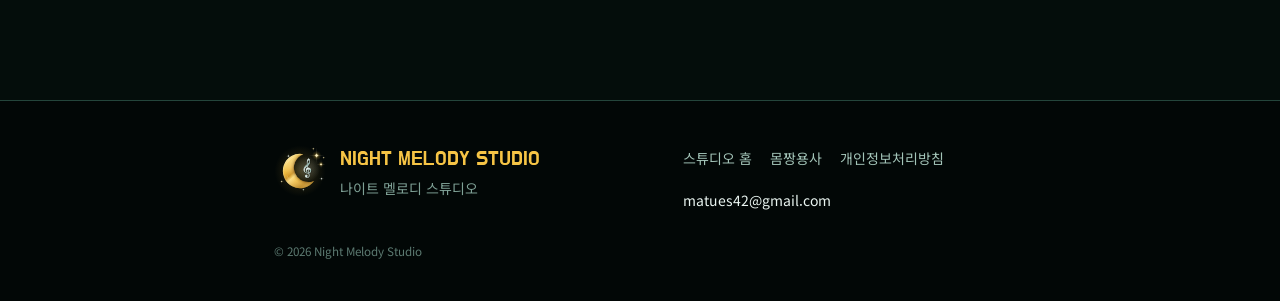
<file: support/index.html>
<!DOCTYPE html>
<html lang="ko" data-title-ko="고객지원 · 나이트 멜로디 스튜디오" data-title-en="Support · Night Melody Studio">
<head>
<meta charset="utf-8">
<meta name="viewport" content="width=device-width, initial-scale=1">
<title>고객지원 · 나이트 멜로디 스튜디오</title>
<link rel="icon" href="../assets/favicon.png">
<link rel="preconnect" href="https://fonts.googleapis.com">
<link href="https://fonts.googleapis.com/css2?family=Do+Hyeon&family=Noto+Sans+KR:wght@400;500;700;900&family=Press+Start+2P&display=swap" rel="stylesheet">
<link rel="stylesheet" href="../assets/site.css">
</head>
<body class="doc">
<header class="hd">
<div class="wrap">
<a class="brand" href="../index.html"><img src="../assets/logo/symbol.svg" alt=""><img class="wm" src="../assets/logo/wordmark.svg" alt="Night Melody Studio"></a>
<nav class="nav" aria-label="Site">
<a class="opt" href="../index.html#works"><span data-l="ko">작품</span><span data-l="en">Works</span></a>
<a href="../privacy/index.html"><span data-l="ko">개인정보처리방침</span><span data-l="en">Privacy</span></a>
<button type="button" class="lang" data-set="ko" aria-pressed="true">KO</button>
<button type="button" class="lang" data-set="en" aria-pressed="false">EN</button>
</nav>
</div>
</header>

<main>
<!-- ===================== 한국어 ===================== -->
<div data-l="ko">
<div class="wrap dochd">
<p class="eyebrow">SUPPORT</p>
<h1 class="disp">고객지원</h1>
<p>「몸짱용사」를 쓰다가 막히는 점이 있으면 아래에서 먼저 찾아보고, 해결되지 않으면 이메일로 알려 주세요.</p>
<div class="mailbox"><div><span style="color:var(--mute)">문의 이메일</span><br><b>matues42@gmail.com</b></div><a class="btn gold" href="mailto:matues42@gmail.com?subject=%5B%EB%AA%B8%EC%A7%B1%EC%9A%A9%EC%82%AC%5D%20%EB%AC%B8%EC%9D%98">메일 쓰기</a><button type="button" class="copy" data-copy="matues42@gmail.com"><span data-l="ko">주소 복사</span><span data-l="en">Copy address</span></button></div>
<p style="font-size:14px">보내실 때 쓰는 기기(아이폰·안드로이드·PC), 앱 버전(설정의 앱 정보), 문제가 생긴 화면을 함께 적어 주시면 더 빨리 도와드릴 수 있어요.</p>
</div>
<div class="wrap body">
<h2><span class="n">◆</span>자주 묻는 질문</h2>
<details class="faq"><summary>앱처럼 설치하려면 어떻게 하나요?</summary><div>
<p>아이폰: 사파리에서 몸짱용사를 열고 공유 버튼 → «홈 화면에 추가»를 눌러요.</p>
<p>안드로이드: 크롬에서 열고 메뉴(⋮) → «설치 및 바로가기 만들기»를 눌러요. 카카오톡 안의 브라우저에서는 설치할 수 없으니 크롬으로 열어 주세요.</p></div></details>
<details class="faq"><summary>기기를 바꾸면 기록은 어떻게 옮기나요?</summary><div>
<p>설정의 «모험가 로그인»으로 로그인해 두면 기록이 클라우드에 저장되고, 새 기기에서 같은 계정으로 로그인하면 그대로 불러와요.</p>
<p>로그인하지 않았다면 설정의 «백업 만들기»로 파일을 저장한 뒤, 새 기기에서 «백업에서 복원»으로 불러오면 돼요.</p></div></details>
<details class="faq"><summary>비밀번호를 잊어버렸어요.</summary><div>
<p>이메일로 가입한 계정은 로그인 화면의 «비밀번호를 잊었어요»를 누르면 재설정 메일을 받을 수 있어요.</p>
<p>아이디로 가입한 계정은 비밀번호를 되찾을 수 없어요. 아이디를 만들 때 비밀번호를 꼭 따로 적어 두세요.</p></div></details>
<details class="faq"><summary>소리가 나지 않아요.</summary><div>
<p>아이폰은 옆면의 무음 스위치가 켜져 있으면 소리가 나지 않아요. 설정의 소리 설정에서 배경음악과 효과음 크기도 확인해 주세요.</p></div></details>
<details class="faq"><summary>날씨가 항상 맑음으로 보여요.</summary><div>
<p>위치 권한이 꺼져 있으면 맑은 하늘로 보여요. 폰 설정에서 브라우저(또는 설치한 앱)의 위치 권한을 허용해 주세요. 날씨 반영 자체는 설정의 화면 설정에서 켜고 끌 수 있어요.</p></div></details>
<details class="faq"><summary>반디가 대답을 안 해요.</summary><div>
<p>반디 채팅은 인터넷이 연결되어 있어야 하고, 한 기기에서 하루에 쓸 수 있는 횟수가 정해져 있어요. 다음 날 다시 물어봐 주세요. 반디의 답은 AI가 만들어서 틀릴 수도 있어요.</p></div></details>

<h2 id="delete"><span class="n">◆</span>계정과 데이터 삭제</h2>
<p>몸짱용사 계정과 클라우드에 저장된 기록을 지우고 싶으면 아래 순서대로 해 주세요.</p>
<ol class="steps">
<li><b>기록만 지우려면</b> 앱의 설정 → 계정 설정 → «모든 기록 초기화»를 누르세요. 기기와 클라우드에 저장된 운동·체중·게임 기록이 모두 지워져요. 되돌릴 수 없으니 필요하면 먼저 «백업 만들기»를 해 두세요.</li>
<li><b>계정까지 지우려면</b> <a href="mailto:matues42@gmail.com?subject=%5B%EB%AA%B8%EC%A7%B1%EC%9A%A9%EC%82%AC%5D%20%EA%B3%84%EC%A0%95%20%EC%82%AD%EC%A0%9C%20%EC%9A%94%EC%B2%AD">matues42@gmail.com</a>으로 제목 «[몸짱용사] 계정 삭제 요청», 본문에 로그인에 쓰는 이메일 주소 또는 아이디를 적어 보내 주세요.</li>
<li>본인 확인을 위해 추가 정보를 여쭤볼 수 있어요. 확인이 끝나면 지체 없이, 늦어도 30일 이내에 계정과 관련 기록을 모두 지우고 메일로 알려 드려요.</li>
</ol>
<p class="note">지워지는 것: 로그인 계정(이메일 또는 아이디), 클라우드에 저장된 운동·러닝·체중·게임 진행 기록, 체력 설정, 앱을 연 날짜. 기기에 남은 기록은 앱의 «모든 기록 초기화» 또는 브라우저의 사이트 데이터 삭제로 지울 수 있어요. 삭제 요청 메일은 처리 후 1년간 보관한 뒤 지워요.</p>
<p>개인정보 처리에 대한 자세한 내용은 <a href="../privacy/index.html">개인정보처리방침</a>을 확인해 주세요.</p>
</div>
</div>

<!-- ===================== English ===================== -->
<div data-l="en" lang="en">
<div class="wrap dochd">
<p class="eyebrow">SUPPORT</p>
<h1 class="disp">Support</h1>
<p>If you get stuck in Momjjang Yongsa, check the answers below first. If that doesn't help, email us. The app is currently in Korean, but you're welcome to write in English.</p>
<div class="mailbox"><div><span style="color:var(--mute)">Contact email</span><br><b>matues42@gmail.com</b></div><a class="btn gold" href="mailto:matues42@gmail.com?subject=%5BMomjjang%20Yongsa%5D%20Question">Write an email</a><button type="button" class="copy" data-copy="matues42@gmail.com"><span data-l="ko">주소 복사</span><span data-l="en">Copy address</span></button></div>
<p style="font-size:14px">Telling us your device (iPhone, Android or PC), the app version (App info in settings) and the screen where the problem happened helps us help you faster.</p>
</div>
<div class="wrap body">
<h2><span class="n">◆</span>Frequently asked questions</h2>
<details class="faq"><summary>How do I install it like an app?</summary><div>
<p>iPhone: open Momjjang Yongsa in Safari, tap Share, then «Add to Home Screen».</p>
<p>Android: open it in Chrome, tap the menu (⋮), then «Install» or «Add to Home screen». It can't be installed from the KakaoTalk in-app browser, so please open it in Chrome.</p></div></details>
<details class="faq"><summary>How do I move my records to a new device?</summary><div>
<p>Sign in with «Adventurer sign-in» (모험가 로그인) in settings and your records are saved to the cloud. Sign in with the same account on the new device to load them.</p>
<p>If you don't sign in, save a file with «Make a backup» (백업 만들기) in settings, then load it on the new device with «Restore from backup» (백업에서 복원).</p></div></details>
<details class="faq"><summary>I forgot my password.</summary><div>
<p>If you signed up with an email address, tap «I forgot my password» (비밀번호를 잊었어요) on the sign-in screen to get a reset email.</p>
<p>Accounts created with a user ID can't recover their password, so please keep it somewhere safe.</p></div></details>
<details class="faq"><summary>There's no sound.</summary><div>
<p>On iPhone, no sound plays while the silent switch is on. Also check the music and sound effect volume in the sound settings.</p></div></details>
<details class="faq"><summary>The weather always shows clear skies.</summary><div>
<p>When location permission is off, the app shows a clear sky. Allow location for your browser (or the installed app) in your phone's settings. You can also turn live weather on or off in the screen settings.</p></div></details>
<details class="faq"><summary>Bandi doesn't answer.</summary><div>
<p>Bandi chat needs an internet connection, and each device has a daily limit. Please try again the next day. Bandi's replies are made by AI and can be wrong.</p></div></details>

<h2 id="delete-en"><span class="n">◆</span>Deleting your account and data</h2>
<p>To delete your Momjjang Yongsa account and your records in the cloud:</p>
<ol class="steps">
<li><b>To delete only your records,</b> go to Settings (설정) → Account settings (계정 설정) → «Reset all records» (모든 기록 초기화) in the app. This clears your workout, weight and game records on your device and in the cloud. It can't be undone, so make a backup first if you need one.</li>
<li><b>To delete your account too,</b> email <a href="mailto:matues42@gmail.com?subject=%5BMomjjang%20Yongsa%5D%20Account%20deletion%20request">matues42@gmail.com</a> with the subject «[Momjjang Yongsa] Account deletion request» and include the email address or user ID you sign in with.</li>
<li>We may ask for more information to confirm it's you. Once confirmed, we delete your account and related records without delay, within 30 days at the latest, and let you know by email.</li>
</ol>
<p class="note">What gets deleted: your sign-in account (email or user ID), your workout, running, weight and game progress records in the cloud, your fitness settings, and the dates you opened the app. Records left on your device can be cleared with «Reset all records» or by clearing site data in your browser. Deletion request emails are kept for one year after the request is handled, then deleted.</p>
<p>For details on how we handle personal information, see the <a href="../privacy/index.html">privacy policy</a>.</p>
</div>
</div>
</main>

<footer class="ft">
<div class="wrap">
<div class="who"><img src="../assets/logo/symbol.svg" alt=""><div><b>NIGHT MELODY STUDIO</b><span data-l="ko">나이트 멜로디 스튜디오</span><span data-l="en">An independent app and game studio</span></div></div>
<ul>
<li><a href="../index.html"><span data-l="ko">스튜디오 홈</span><span data-l="en">Studio home</span></a></li>
<li><a href="../momjjang/index.html"><span data-l="ko">몸짱용사</span><span data-l="en">Momjjang Yongsa</span></a></li>
<li><a href="../privacy/index.html"><span data-l="ko">개인정보처리방침</span><span data-l="en">Privacy policy</span></a></li>
<li><a class="mail" href="mailto:matues42@gmail.com">matues42@gmail.com</a></li>
</ul>
<small>© 2026 Night Melody Studio</small>
</div>
</footer>
<script src="../assets/site.js"></script>
</body>
</html>
</file>
<file: assets/site.css>
/* Night Melody Studio — shared look for home, privacy and support
   VOICE  quiet, warm, a little magical: a studio named after a night melody
   IDEA   the logo itself: a deep green night sky, a gold moon, a silver-teal clef
   COLOUR night #040D0B→#123528, moon gold #F6C445, clef silver-teal #BFE3DA, ink #EAF5F1
   TYPE   same family as Momjjang Yongsa: Do Hyeon titles, Noto Sans KR text, Press Start 2P small labels */
:root{color-scheme:dark;--n0:#040D0B;--n1:#0A1F19;--n2:#123528;--line:#24453B;--card:#0C241D;--gold:#F6C445;--gold2:#E6A923;--teal:#BFE3DA;--ink:#EAF5F1;--mute:#A3C4B8;--dim:#7FA196}
*{box-sizing:border-box;min-width:0}
html{scroll-behavior:smooth;scroll-padding-top:76px}
body{margin:0;background:var(--n0);color:var(--ink);font:16px/1.7 'Noto Sans KR',system-ui,sans-serif;word-break:keep-all;overflow-wrap:break-word;overflow-x:clip}
a{color:var(--gold)}
img{display:block;max-width:100%}
:focus-visible{outline:3px solid var(--gold);outline-offset:3px;border-radius:6px}
.wrap{max-width:1120px;margin:0 auto;padding-left:max(5vw,18px);padding-right:max(5vw,18px)}
.px{font-family:'Press Start 2P',monospace;word-break:normal}
.disp{font-family:'Do Hyeon',sans-serif;font-weight:400;letter-spacing:0;text-wrap:balance}
/* one language at a time */
html.en [data-l=ko],html:not(.en) [data-l=en]{display:none!important}
/* header */
.hd{position:sticky;top:0;z-index:40;background:rgba(4,13,11,.78);backdrop-filter:blur(12px);-webkit-backdrop-filter:blur(12px);border-bottom:1px solid rgba(36,69,59,.6)}
.hd .wrap{display:flex;align-items:center;gap:14px;min-height:64px}
.brand{display:flex;align-items:center;gap:10px;color:var(--gold);text-decoration:none;font-family:'Do Hyeon',sans-serif;font-size:22px;white-space:nowrap}
.brand img{width:34px;height:34px}.brand .wm{width:auto;height:40px}
.nav{margin-left:auto;display:flex;align-items:center;gap:4px}
.nav a{color:var(--mute);text-decoration:none;font-size:15px;padding:10px 10px;border-radius:10px;white-space:nowrap}
.nav a:hover{color:var(--ink);background:rgba(191,227,218,.08)}
.lang{display:inline-flex;align-items:center;justify-content:center;min-width:44px;min-height:44px;border:0;border-radius:12px;background:transparent;color:var(--mute);font:700 14px 'Noto Sans KR',sans-serif;cursor:pointer}
.lang[aria-pressed=true]{background:var(--gold);color:#2B2000}
@media(max-width:640px){.nav a.opt{display:none}}@media(max-width:520px){.brand .wm{display:none}}
/* buttons */
.btn{display:inline-flex;align-items:center;justify-content:center;gap:8px;min-height:50px;padding:0 24px;border-radius:999px;font-family:'Do Hyeon',sans-serif;font-weight:400;font-size:20px;text-decoration:none;white-space:nowrap;transition:transform .15s,background .2s,color .2s}
.btn.gold{background:linear-gradient(180deg,#FFD86B,var(--gold2));color:#2B2000;box-shadow:0 6px 24px rgba(246,196,69,.25)}
.btn.gold:hover{transform:translateY(-2px)}
.btn.line{border:1.5px solid var(--teal);color:var(--teal)}
.btn.line:hover{background:rgba(191,227,218,.1)}
/* footer */
.ft{background:#020706;border-top:1px solid var(--line);color:var(--dim);font-size:14px}
.ft .wrap{padding-top:40px;padding-bottom:40px;display:grid;gap:22px;grid-template-columns:minmax(0,1fr)}
@media(min-width:760px){.ft .wrap{grid-template-columns:minmax(0,1.2fr) minmax(0,1fr);align-items:start}}
.ft .who{display:flex;gap:14px;align-items:center}.ft .who img{width:52px;height:52px}
.ft .who b{display:block;color:var(--gold);font-family:'Do Hyeon',sans-serif;font-weight:400;font-size:21px}
.ft ul{list-style:none;margin:0;padding:0;display:flex;flex-wrap:wrap;gap:6px 18px}
.ft li a{color:var(--mute);text-decoration:none;display:inline-block;padding:6px 0}.ft li a:hover{color:var(--gold)}
.ft .mail{color:var(--ink);white-space:nowrap}
.ft small{grid-column:1/-1;color:#5C7A71}
/* document pages (privacy, support) */
.doc{background:linear-gradient(180deg,var(--n1),var(--n0) 420px)}
.doc .wrap{max-width:860px}
.dochd{padding-top:clamp(48px,8vw,88px);padding-bottom:24px}
.dochd .eyebrow{margin:0 0 14px;color:var(--gold);font:11px/1.6 'Press Start 2P',monospace}
.dochd h1{margin:0 0 14px;font-size:clamp(36px,5.4vw,52px);line-height:1.1}
.dochd p{margin:0;color:var(--mute)}
.toc{margin:28px 0 0;padding:18px 20px;border:1px solid var(--line);border-radius:16px;background:rgba(12,36,29,.6)}
.toc ol{margin:0;padding-left:1.4em;columns:2 16em;column-gap:28px}.toc li{margin:2px 0;break-inside:avoid}
.toc a{color:var(--teal);text-decoration:none}.toc a:hover{text-decoration:underline}
.body{padding-bottom:80px}
.body h2{margin:44px 0 12px;font-size:26px;line-height:1.25;color:var(--ink);font-family:'Do Hyeon',sans-serif;font-weight:400}
.body h2 .n{color:var(--gold);margin-right:8px}
.body h3{margin:22px 0 6px;font-size:17px;color:var(--teal)}
.body p,.body li{color:#D2E5DE}
.body ul,.body ol{padding-left:1.3em}.body li{margin:4px 0}
.note{margin:16px 0;padding:14px 18px;border-left:3px solid var(--gold);background:rgba(246,196,69,.07);border-radius:0 12px 12px 0;color:#E9DDB8}
.tbl{overflow-x:auto;margin:14px 0;border:1px solid var(--line);border-radius:14px}
table{width:100%;border-collapse:collapse;font-size:15px}
th,td{text-align:left;vertical-align:top;padding:12px 14px;border-bottom:1px solid var(--line)}
th{background:#0F2C23;color:var(--teal);font-weight:700;white-space:nowrap}
tr:last-child td{border-bottom:0}
td{color:#D2E5DE}
@media(max-width:600px){.stack thead{display:none}.stack tr{display:grid;padding:10px 0;border-bottom:1px solid var(--line)}.stack tr:last-child{border-bottom:0}.stack td{border:0;padding:4px 14px 4px 7.6em;position:relative}.stack td::before{content:attr(data-h);position:absolute;left:14px;width:6.6em;color:var(--teal);font-weight:700;font-size:13px;line-height:1.9}table.stack{font-size:14px}}
.mailbox{display:flex;flex-wrap:wrap;gap:10px 16px;align-items:center;margin:18px 0;padding:18px 20px;border:1px solid var(--line);border-radius:16px;background:var(--card)}
.mailbox b{font-family:'Do Hyeon',sans-serif;font-weight:400;font-size:21px;color:var(--ink);overflow-wrap:anywhere}
.copy{min-height:44px;padding:0 16px;border-radius:12px;border:1.5px solid var(--teal);background:transparent;color:var(--teal);font:400 17px 'Do Hyeon',sans-serif;white-space:nowrap;cursor:pointer}
details.faq{border:1px solid var(--line);border-radius:14px;background:var(--card);margin:10px 0}
details.faq summary{cursor:pointer;list-style:none;padding:15px 48px 15px 18px;font-family:'Do Hyeon',sans-serif;font-weight:400;font-size:19px;color:var(--ink);position:relative}
details.faq summary::-webkit-details-marker{display:none}
details.faq summary::after{content:'+';position:absolute;right:18px;top:12px;font-size:22px;color:var(--gold)}
details.faq[open] summary::after{content:'−'}
details.faq>div{padding:0 18px 14px}
details.faq p{margin:0 0 8px}
.body .steps{counter-reset:s;list-style:none;padding:0}
.steps li{counter-increment:s;position:relative;padding:12px 14px 12px 52px;margin:8px 0;border:1px solid var(--line);border-radius:14px;background:var(--card)}
.steps li::before{content:counter(s);position:absolute;left:14px;top:12px;width:26px;height:26px;border-radius:50%;background:var(--gold);color:#2B2000;font-weight:700;display:grid;place-items:center;font-size:14px}
</file>
